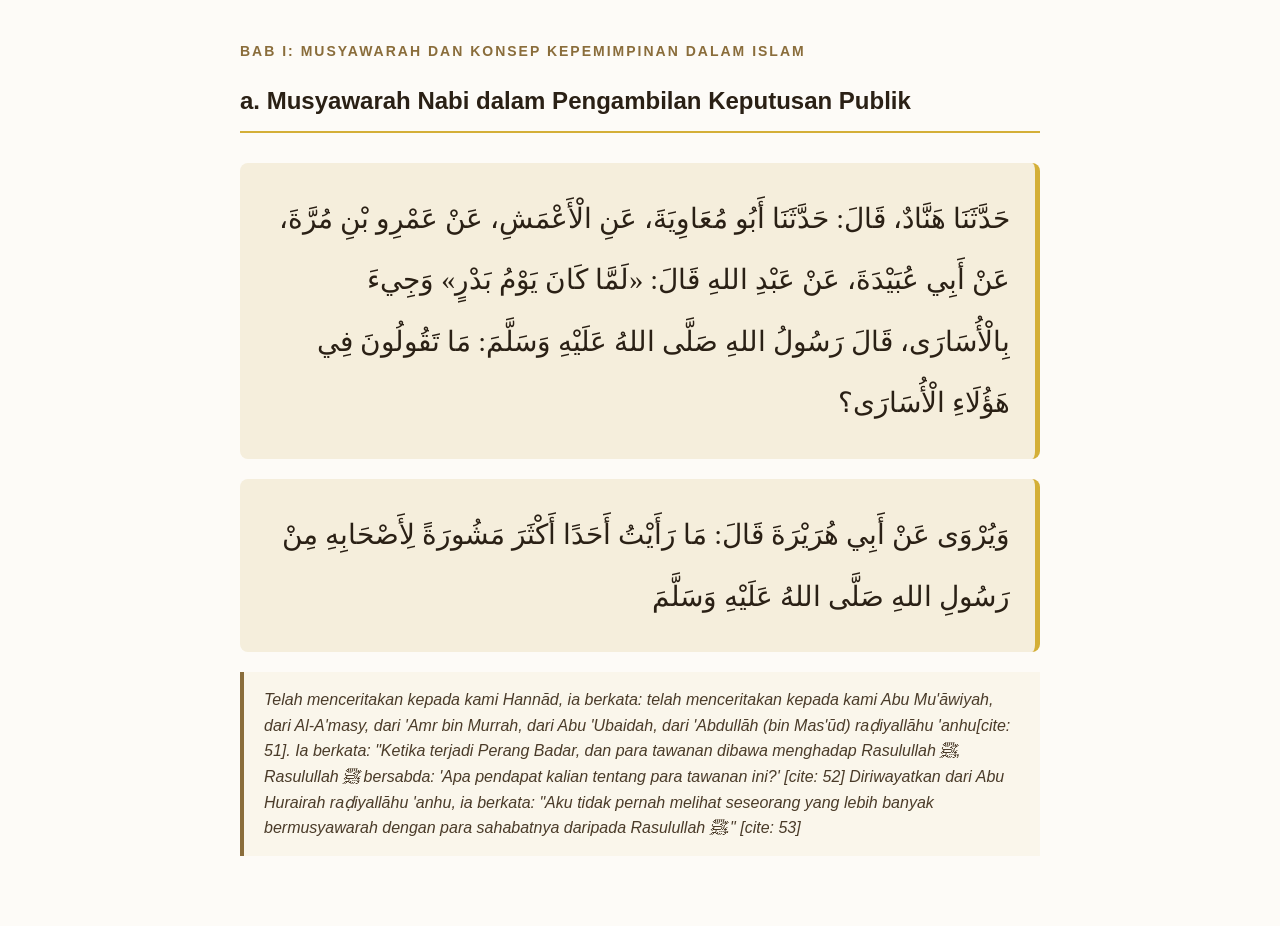
<file: bab1_a.html>
<!DOCTYPE html>
<html lang="id">
<head>
    <meta charset="UTF-8">
    <style>
        body { font-family: 'Arial', sans-serif; background-color: #fdfbf7; color: #2a2015; line-height: 1.6; padding: 40px 20px; max-width: 800px; margin: 0 auto; }
        .bab-title { color: #8a6d3b; font-size: 14px; text-transform: uppercase; letter-spacing: 2px; margin-bottom: 5px; font-weight: bold; }
        h2 { color: #2a2015; font-size: 24px; border-bottom: 2px solid #d4af37; padding-bottom: 10px; margin-bottom: 30px; }
        .arabic { font-family: 'Traditional Arabic', 'Amiri', serif; font-size: 28px; direction: rtl; text-align: right; line-height: 2.2; background-color: #f5eedc; padding: 25px; border-radius: 8px; border-right: 5px solid #d4af37; margin: 20px 0; }
        .translation { font-style: italic; background-color: #faf6eb; padding: 15px 20px; border-left: 4px solid #8a6d3b; margin-bottom: 30px; color: #4a3b29; }
    </style>
</head>
<body>
    <div class="bab-title">Bab I: Musyawarah dan Konsep Kepemimpinan dalam Islam</div>
    <h2>a. Musyawarah Nabi dalam Pengambilan Keputusan Publik</h2>
    <div class="arabic">حَدَّثَنَا هَنَّادٌ، قَالَ: حَدَّثَنَا أَبُو مُعَاوِيَةَ، عَنِ الْأَعْمَشِ، عَنْ عَمْرِو بْنِ مُرَّةَ، عَنْ أَبِي عُبَيْدَةَ، عَنْ عَبْدِ اللهِ قَالَ: «لَمَّا كَانَ يَوْمُ بَدْرٍ» وَجِيءَ بِالْأُسَارَى، قَالَ رَسُولُ اللهِ صَلَّى اللهُ عَلَيْهِ وَسَلَّمَ: مَا تَقُولُونَ فِي هَؤُلَاءِ الْأُسَارَى؟</div>
    <div class="arabic">وَيُرْوَى عَنْ أَبِي هُرَيْرَةَ قَالَ: مَا رَأَيْتُ أَحَدًا أَكْثَرَ مَشُورَةً لِأَصْحَابِهِ مِنْ رَسُولِ اللهِ صَلَّى اللهُ عَلَيْهِ وَسَلَّمَ</div>
    <div class="translation">
        Telah menceritakan kepada kami Hannād, ia berkata: telah menceritakan kepada kami Abu Mu'āwiyah, dari Al-A'masy, dari 'Amr bin Murrah, dari Abu 'Ubaidah, dari 'Abdullāh (bin Mas'ūd) raḍiyallāhu 'anhu[cite: 51]. Ia berkata: "Ketika terjadi Perang Badar, dan para tawanan dibawa menghadap Rasulullah ﷺ, Rasulullah ﷺ bersabda: 'Apa pendapat kalian tentang para tawanan ini?' [cite: 52] Diriwayatkan dari Abu Hurairah raḍiyallāhu 'anhu, ia berkata: "Aku tidak pernah melihat seseorang yang lebih banyak bermusyawarah dengan para sahabatnya daripada Rasulullah ﷺ." [cite: 53]
    </div>
</body>
</html>
</file>
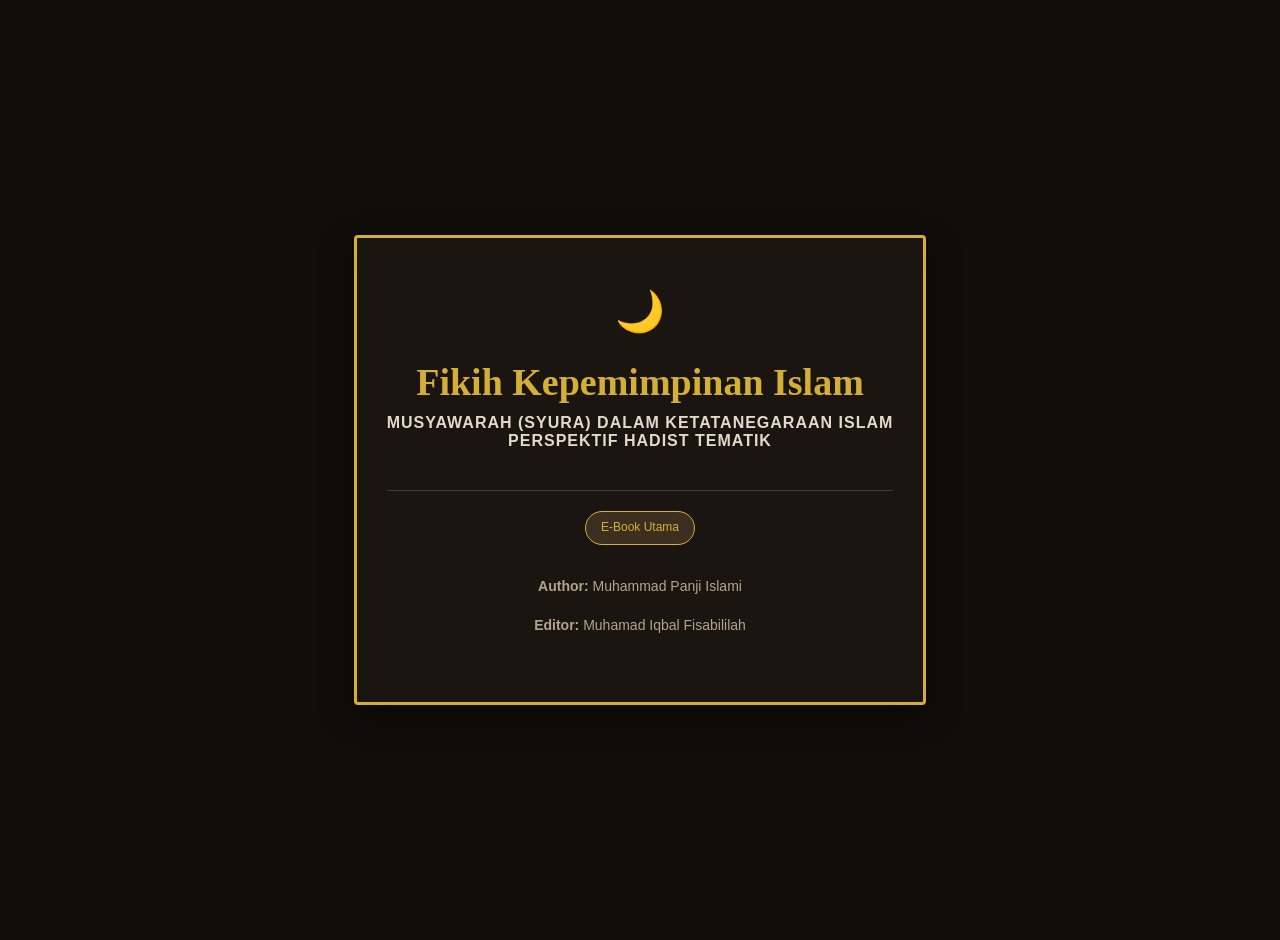
<file: cover.html>
<!DOCTYPE html>
<html lang="id">
<head>
    <meta charset="UTF-8">
    <title>Cover - Fikih Kepemimpinan Islam</title>
    <style>
        body { background-color: #110d0a; color: #f4efe9; font-family: 'Arial', sans-serif; display: flex; justify-content: center; align-items: center; min-height: 100vh; margin: 0; padding: 20px; text-align: center; }
        .cover-card { border: 3px solid #d4af37; padding: 50px 30px; max-width: 600px; background-color: #1a1510; box-shadow: 0 10px 30px rgba(0,0,0,0.5); border-radius: 4px; position: relative; }
        .decoration { color: #d4af37; font-size: 40px; margin-bottom: 20px; }
        h1 { font-size: 38px; color: #d4af37; margin-bottom: 10px; font-family: 'Georgia', serif; }
        .subtitle { font-size: 16px; letter-spacing: 1px; color: #e5dac9; margin-bottom: 40px; text-transform: uppercase; font-weight: bold; }
        .details { border-top: 1px solid #4a3b29; padding-top: 20px; margin-top: 40px; font-size: 14px; color: #b5a48c; line-height: 1.8; }
        .badge { background: #3d2f20; color: #d4af37; display: inline-block; padding: 5px 15px; border-radius: 20px; font-size: 12px; margin-bottom: 15px; border: 1px solid #d4af37; }
    </style>
</head>
<body>
    <div class="cover-card">
        <div class="decoration">🌙</div>
        <h1>Fikih Kepemimpinan Islam</h1>
        <div class="subtitle">Musyawarah (Syura) dalam Ketatanegaraan Islam<br>Perspektif Hadist Tematik</div>
        
        <div class="details">
            <div class="badge">E-Book Utama</div>
            <p><strong>Author:</strong> Muhammad Panji Islami</p>
            <p><strong>Editor:</strong> Muhamad Iqbal Fisabililah</p>
        </div>
    </div>
</body>
</html>
</file>
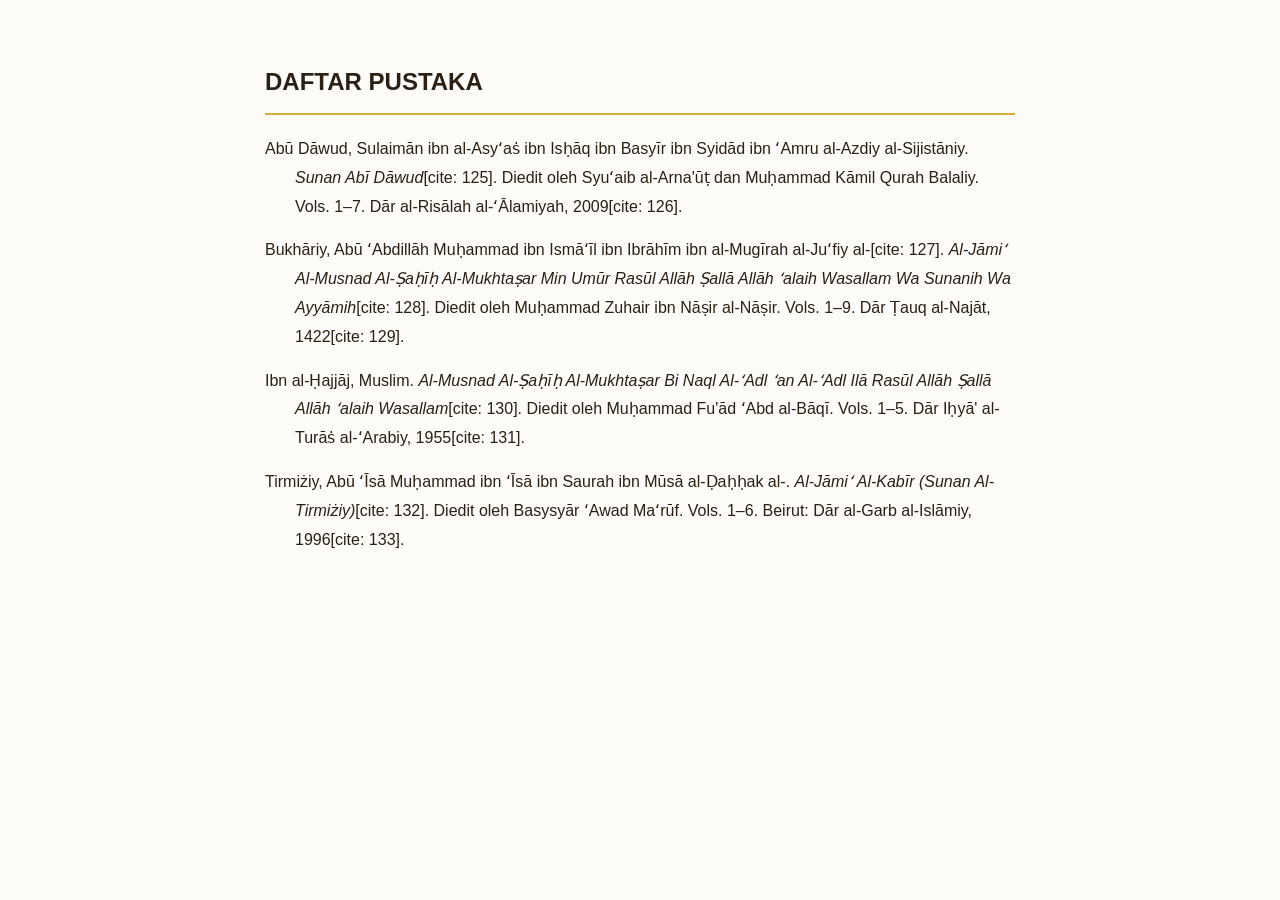
<file: daftar_pustaka.html>
<!DOCTYPE html>
<html lang="id">
<head>
    <meta charset="UTF-8">
    <title>Daftar Pustaka</title>
    <style>
        body { font-family: 'Arial', sans-serif; background-color: #fdfbf7; color: #2a2015; line-height: 1.8; padding: 40px 20px; max-width: 750px; margin: 0 auto; }
        h2 { color: #2a2015; font-size: 24px; border-bottom: 2px solid #d4af37; padding-bottom: 10px; margin-bottom: 20px; }
        .list-pustaka { list-style-type: none; padding-left: 0; }
        .list-pustaka li { margin-bottom: 15px; text-align: left; padding-left: 30px; text-indent: -30px; }
    </style>
</head>
<body>
    <h2>DAFTAR PUSTAKA</h2>
    <ul class="list-pustaka">
        <li>Abū Dāwud, Sulaimān ibn al-Asyʻaṡ ibn Isḥāq ibn Basyīr ibn Syidād ibn ʻAmru al-Azdiy al-Sijistāniy. <em>Sunan Abī Dāwud</em>[cite: 125]. Diedit oleh Syuʻaib al-Arna'ūṭ dan Muḥammad Kāmil Qurah Balaliy. Vols. 1–7. Dār al-Risālah al-ʻĀlamiyah, 2009[cite: 126].</li>
        <li>Bukhāriy, Abū ʻAbdillāh Muḥammad ibn Ismāʻīl ibn Ibrāhīm ibn al-Mugīrah al-Juʻfiy al-[cite: 127]. <em>Al-Jāmiʻ Al-Musnad Al-Ṣaḥīḥ Al-Mukhtaṣar Min Umūr Rasūl Allāh Ṣallā Allāh ʻalaih Wasallam Wa Sunanih Wa Ayyāmih</em>[cite: 128]. Diedit oleh Muḥammad Zuhair ibn Nāṣir al-Nāṣir. Vols. 1–9. Dār Ṭauq al-Najāt, 1422[cite: 129].</li>
        <li>Ibn al-Ḥajjāj, Muslim. <em>Al-Musnad Al-Ṣaḥīḥ Al-Mukhtaṣar Bi Naql Al-ʻAdl ʻan Al-ʻAdl Ilā Rasūl Allāh Ṣallā Allāh ʻalaih Wasallam</em>[cite: 130]. Diedit oleh Muḥammad Fu'ād ʻAbd al-Bāqī. Vols. 1–5. Dār Iḥyā' al-Turāṡ al-ʻArabiy, 1955[cite: 131].</li>
        <li>Tirmiżiy, Abū ʻĪsā Muḥammad ibn ʻĪsā ibn Saurah ibn Mūsā al-Ḍaḥḥak al-. <em>Al-Jāmiʻ Al-Kabīr (Sunan Al-Tirmiżiy)</em>[cite: 132]. Diedit oleh Basysyār ʻAwad Maʻrūf. Vols. 1–6. Beirut: Dār al-Garb al-Islāmiy, 1996[cite: 133].</li>
    </ul>
</body>
</html>
</file>
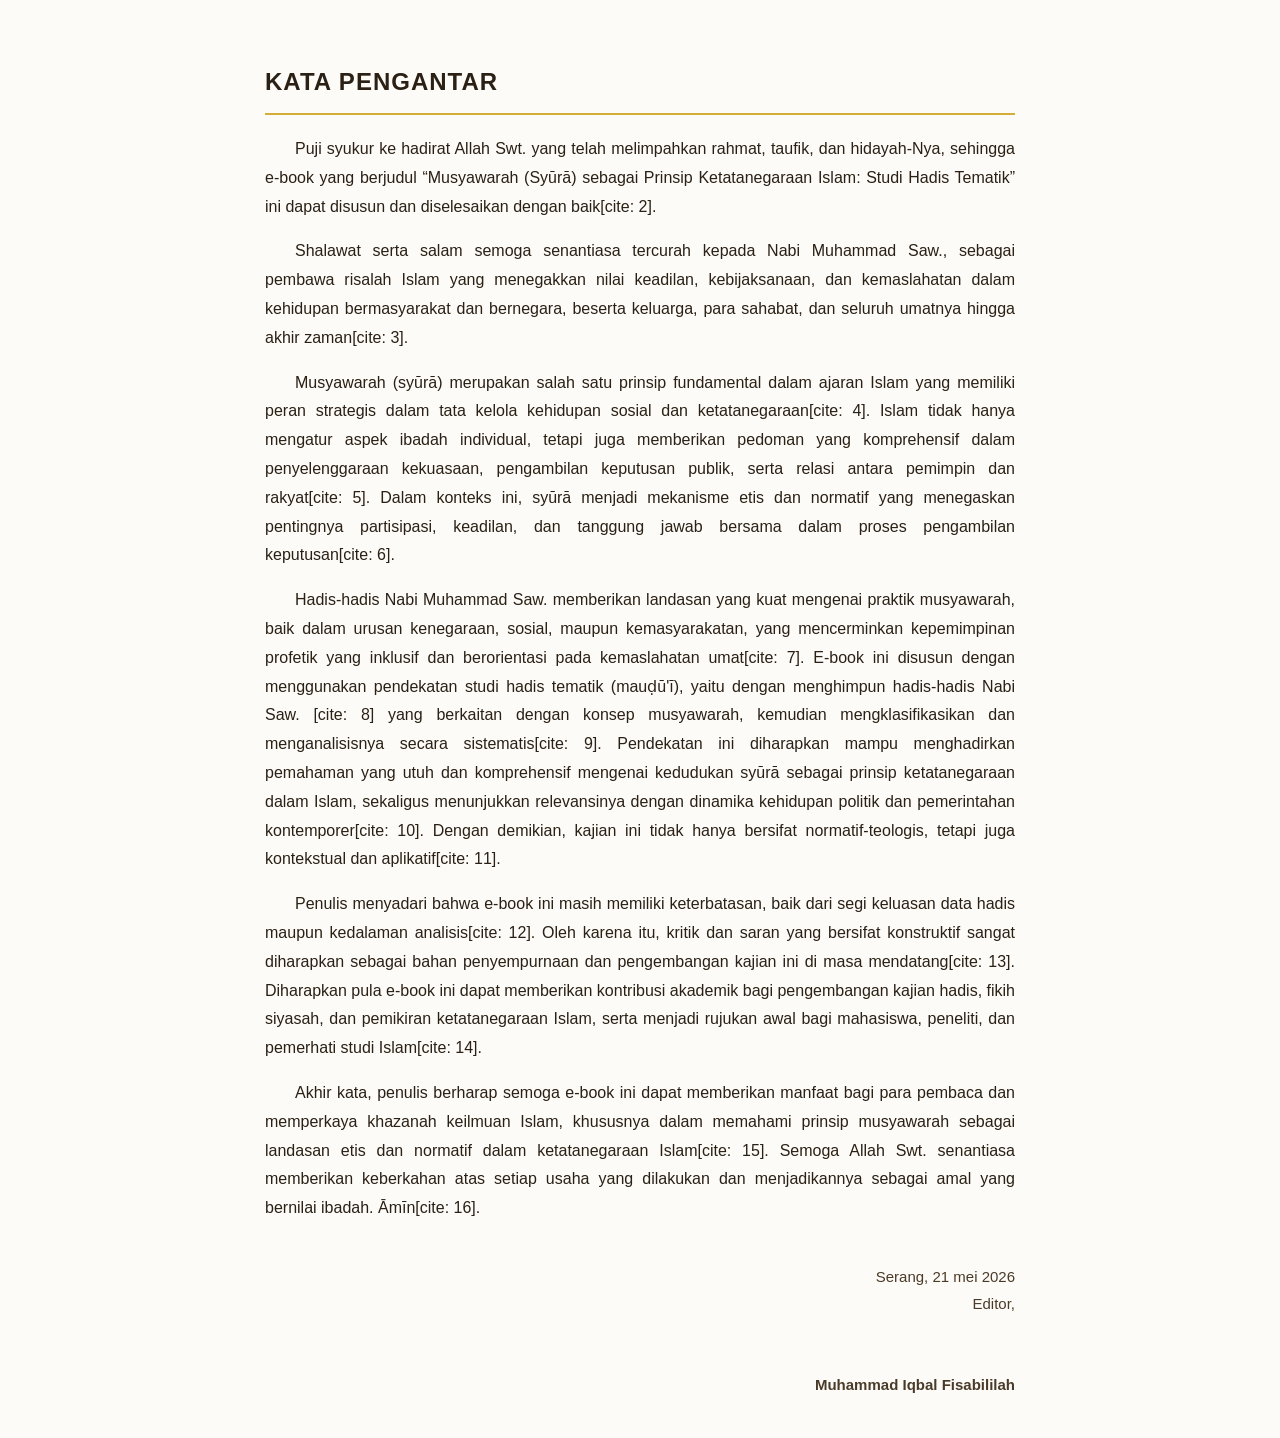
<file: kata_pengantar.html>
<!DOCTYPE html>
<html lang="id">
<head>
    <meta charset="UTF-8">
    <title>Kata Pengantar</title>
    <style>
        body { font-family: 'Arial', sans-serif; background-color: #fdfbf7; color: #2a2015; line-height: 1.8; padding: 40px 20px; max-width: 750px; margin: 0 auto; }
        h2 { color: #2a2015; font-size: 24px; border-bottom: 2px solid #d4af37; padding-bottom: 10px; margin-bottom: 20px; text-transform: uppercase; letter-spacing: 1px; }
        p { margin-bottom: 15px; text-align: justify; text-indent: 30px; }
        .signature { margin-top: 40px; text-align: right; font-size: 15px; color: #4a3b29; }
    </style>
</head>
<body>
    <h2>KATA PENGANTAR</h2>
    <p>Puji syukur ke hadirat Allah Swt. yang telah melimpahkan rahmat, taufik, dan hidayah-Nya, sehingga e-book yang berjudul “Musyawarah (Syūrā) sebagai Prinsip Ketatanegaraan Islam: Studi Hadis Tematik” ini dapat disusun dan diselesaikan dengan baik[cite: 2].</p>
    <p>Shalawat serta salam semoga senantiasa tercurah kepada Nabi Muhammad Saw., sebagai pembawa risalah Islam yang menegakkan nilai keadilan, kebijaksanaan, dan kemaslahatan dalam kehidupan bermasyarakat dan bernegara, beserta keluarga, para sahabat, dan seluruh umatnya hingga akhir zaman[cite: 3].</p>
    <p>Musyawarah (syūrā) merupakan salah satu prinsip fundamental dalam ajaran Islam yang memiliki peran strategis dalam tata kelola kehidupan sosial dan ketatanegaraan[cite: 4]. Islam tidak hanya mengatur aspek ibadah individual, tetapi juga memberikan pedoman yang komprehensif dalam penyelenggaraan kekuasaan, pengambilan keputusan publik, serta relasi antara pemimpin dan rakyat[cite: 5]. Dalam konteks ini, syūrā menjadi mekanisme etis dan normatif yang menegaskan pentingnya partisipasi, keadilan, dan tanggung jawab bersama dalam proses pengambilan keputusan[cite: 6].</p>
    <p>Hadis-hadis Nabi Muhammad Saw. memberikan landasan yang kuat mengenai praktik musyawarah, baik dalam urusan kenegaraan, sosial, maupun kemasyarakatan, yang mencerminkan kepemimpinan profetik yang inklusif dan berorientasi pada kemaslahatan umat[cite: 7]. E-book ini disusun dengan menggunakan pendekatan studi hadis tematik (mauḍū'ī), yaitu dengan menghimpun hadis-hadis Nabi Saw. [cite: 8] yang berkaitan dengan konsep musyawarah, kemudian mengklasifikasikan dan menganalisisnya secara sistematis[cite: 9]. Pendekatan ini diharapkan mampu menghadirkan pemahaman yang utuh dan komprehensif mengenai kedudukan syūrā sebagai prinsip ketatanegaraan dalam Islam, sekaligus menunjukkan relevansinya dengan dinamika kehidupan politik dan pemerintahan kontemporer[cite: 10]. Dengan demikian, kajian ini tidak hanya bersifat normatif-teologis, tetapi juga kontekstual dan aplikatif[cite: 11].</p>
    <p>Penulis menyadari bahwa e-book ini masih memiliki keterbatasan, baik dari segi keluasan data hadis maupun kedalaman analisis[cite: 12]. Oleh karena itu, kritik dan saran yang bersifat konstruktif sangat diharapkan sebagai bahan penyempurnaan dan pengembangan kajian ini di masa mendatang[cite: 13]. Diharapkan pula e-book ini dapat memberikan kontribusi akademik bagi pengembangan kajian hadis, fikih siyasah, dan pemikiran ketatanegaraan Islam, serta menjadi rujukan awal bagi mahasiswa, peneliti, dan pemerhati studi Islam[cite: 14].</p>
    <p>Akhir kata, penulis berharap semoga e-book ini dapat memberikan manfaat bagi para pembaca dan memperkaya khazanah keilmuan Islam, khususnya dalam memahami prinsip musyawarah sebagai landasan etis dan normatif dalam ketatanegaraan Islam[cite: 15]. Semoga Allah Swt. senantiasa memberikan keberkahan atas setiap usaha yang dilakukan dan menjadikannya sebagai amal yang bernilai ibadah. Āmīn[cite: 16].</p>
    
    <div class="signature">
        Serang, 21 mei 2026<br>
        Editor,<br><br><br>
        <strong>Muhammad Iqbal Fisabililah</strong>
    </div>
</body>
</html>
</file>
